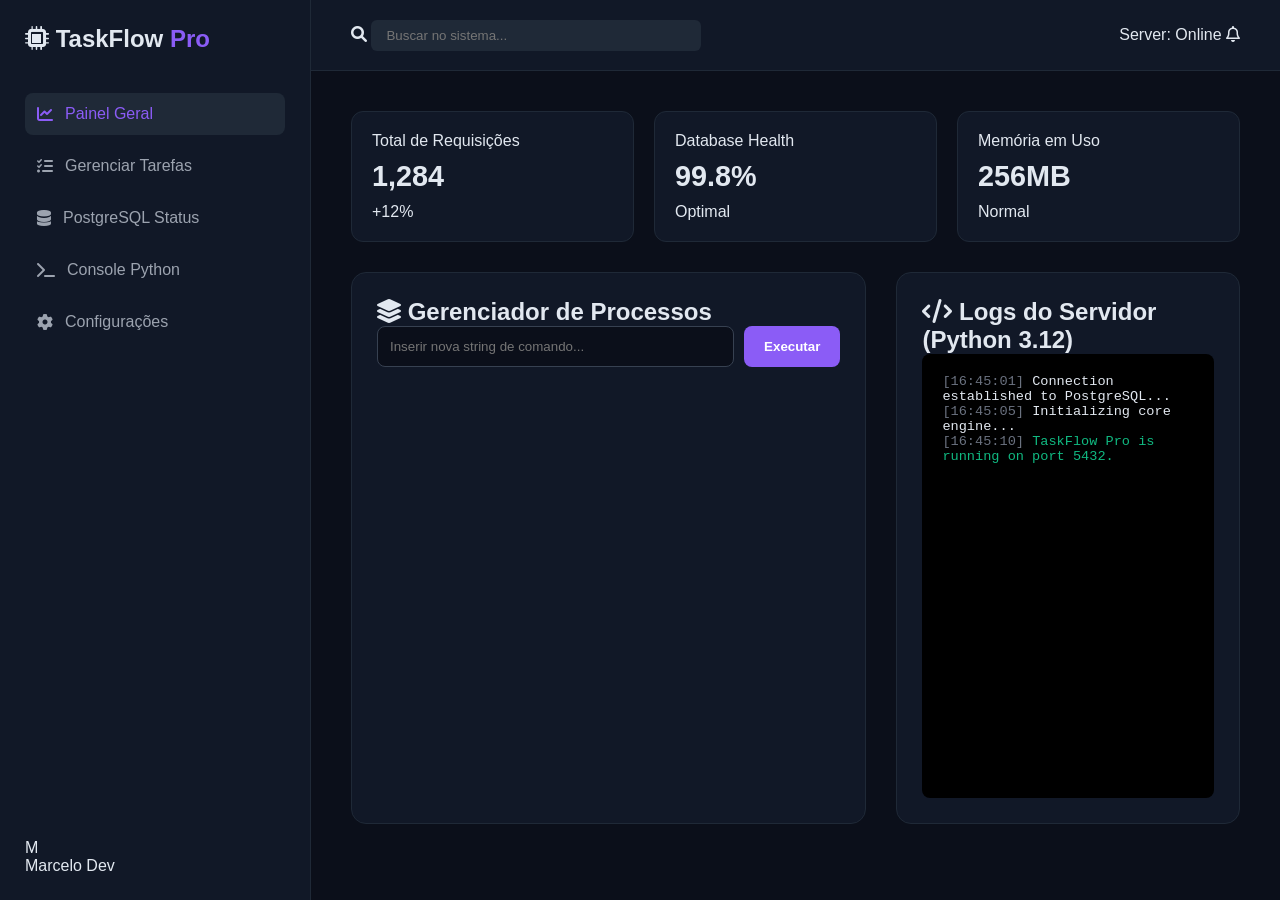
<file: PROJETOS1/taskflow/index.html>
<!DOCTYPE html>
<html lang="pt-br">
<head>
    <meta charset="UTF-8">
    <meta name="viewport" content="width=device-width, initial-scale=1.0">
    <title>TaskFlow Pro | Enterprise Dashboard</title>
    <link rel="stylesheet" href="style.css">
    <link href="https://unpkg.com/aos@2.3.1/dist/aos.css" rel="stylesheet">
    <link rel="stylesheet" href="https://cdnjs.cloudflare.com/ajax/libs/font-awesome/6.0.0/css/all.min.css">
</head>
<body class="dashboard-body">

    <aside class="sidebar">
        
        <div class="sidebar-logo">
            <i class="fas fa-microchip"></i> TaskFlow <span>Pro</span>
        </div>
        <nav class="sidebar-nav">
            <a href="#dashboard" class="active"><i class="fas fa-chart-line"></i> Painel Geral</a>
            <a href="#tasks"><i class="fas fa-tasks"></i> Gerenciar Tarefas</a>
            <a href="#database"><i class="fas fa-database"></i> PostgreSQL Status</a>
            <a href="#terminal"><i class="fas fa-terminal"></i> Console Python</a>
            <a href="#config"><i class="fas fa-cog"></i> Configurações</a>
        </nav>
        <div class="user-profile">
            <div class="avatar">M</div>
            <span>Marcelo Dev</span>
        </div>
    </aside>

    <main class="main-content">
        
        <section id="config" class="content-padding" style="display: none;">
    <div class="app-card" style="height: auto;">
        <div class="card-header">
            <h2><i class="fas fa-user-cog"></i> Configurações do Sistema</h2>
        </div>
        
        <div class="settings-form">
            <div class="setting-group">
                <label>Nome do Desenvolvedor</label>
                <input type="text" id="userNameInput" placeholder="Ex: Marcelo Dev">
            </div>

            <div class="setting-group">
                <label>Cor de Destaque (Accent Color)</label>
                <select id="themeColorInput">
                    <option value="#8b5cf6">Roxo (Default)</option>
                    <option value="#10b981">Verde Esmeralda</option>
                    <option value="#3b82f6">Azul Oceano</option>
                    <option value="#f59e0b">Laranja Admin</option>
                </select>
            </div>

            <div class="setting-group">
                <label>Segurança de Dados</label>
                <button id="resetDB" class="btn-danger">
                    <i class="fas fa-trash-alt"></i> Resetar Banco de Dados (SQL)
                </button>
                <p class="warning-text">Isso apagará permanentemente todos os registros do PostgreSQL simulado.</p>
            </div>

            <button id="saveSettings" class="btn-save">Salvar Alterações</button>
        </div>
    </div>
</section>

        <header class="dash-header">
            <div class="search-bar">
                <i class="fas fa-search"></i>
                <input type="text" placeholder="Buscar no sistema...">
            </div>
            <div class="header-actions">
                <span class="status-badge">Server: Online</span>
                <i class="far fa-bell"></i>
            </div>
        </header>

        <section id="dashboard" class="content-padding">
            <div class="top-stats">
                <div class="stat-card">
                    <p>Total de Requisições</p>
                    <h3>1,284</h3>
                    <span class="trend up">+12%</span>
                </div>
                <div class="stat-card">
                    <p>Database Health</p>
                    <h3>99.8%</h3>
                    <span class="trend">Optimal</span>
                </div>
                <div class="stat-card">
                    <p>Memória em Uso</p>
                    <h3>256MB</h3>
                    <span class="trend">Normal</span>
                </div>
            </div>

            <div class="system-grid">
                <div class="app-card" id="tasks">
                    <div class="card-header">
                        <h2><i class="fas fa-layer-group"></i> Gerenciador de Processos</h2>
                    </div>
                    <div class="input-area">
                        <input type="text" id="taskInput" placeholder="Inserir nova string de comando...">
                        <button id="addBtn">Executar</button>
                    </div>
                    <div id="taskList" class="task-container">
                        </div>
                </div>

                <div class="app-card" id="terminal">
                    <div class="card-header">
                        <h2><i class="fas fa-code"></i> Logs do Servidor (Python 3.12)</h2>
                    </div>
                    <div class="terminal-view">
                        <p class="log-line"><span>[16:45:01]</span> Connection established to PostgreSQL...</p>
                        <p class="log-line"><span>[16:45:05]</span> Initializing core engine...</p>
                        <p class="log-line green"><span>[16:45:10]</span> TaskFlow Pro is running on port 5432.</p>
                        <p id="dynamicLog" class="log-line"></p>
                    </div>
                </div>
            </div>
        </section>
    </main>

    <script src="script.js"></script>
</body>
</html>
</file>
<file: PROJETOS1/taskflow/style.css>
* { margin: 0; padding: 0; box-box: border-box; }
body { font-family: 'Inter', sans-serif; background: #0b0f1a; color: #e2e8f0; }

.dashboard-body { display: flex; height: 100vh; overflow: hidden; }

/* SIDEBAR ROBUSTA */
.sidebar {
    width: 260px;
    background: #111827;
    border-right: 1px solid #1f2937;
    display: flex;
    flex-direction: column;
    padding: 25px;
}

.sidebar-logo { font-size: 1.5rem; font-weight: bold; margin-bottom: 40px; }
.sidebar-logo span { color: #8b5cf6; }

.sidebar-nav { display: flex; flex-direction: column; gap: 10px; flex: 1; }
.sidebar-nav a { 
    color: #9ca3af; text-decoration: none; padding: 12px; border-radius: 8px;
    display: flex; align-items: center; gap: 12px; transition: 0.3s;
}
.sidebar-nav a:hover, .sidebar-nav a.active { background: #1f2937; color: var(--primary); }

/* ÁREA PRINCIPAL */
.main-content { flex: 1; overflow-y: auto; background: #0b0f1a; }

.dash-header { 
    height: 70px; background: #111827; display: flex; 
    justify-content: space-between; align-items: center; 
    padding: 0 40px; border-bottom: 1px solid #1f2937;
}

.search-bar input {
    background: #1f2937; border: none; padding: 8px 15px; border-radius: 6px; color: white; width: 300px;
}

/* GRID DO SISTEMA */
.content-padding { padding: 40px; }

.top-stats { display: grid; grid-template-columns: repeat(3, 1fr); gap: 20px; margin-bottom: 30px; }
.stat-card { background: #111827; padding: 20px; border-radius: 12px; border: 1px solid #1f2937; }
.stat-card h3 { font-size: 1.8rem; margin: 10px 0; }

.system-grid { display: grid; grid-template-columns: 1.5fr 1fr; gap: 30px; }
.app-card { background: #111827; border-radius: 15px; border: 1px solid #1f2937; padding: 25px; height: 500px; display: flex; flex-direction: column; }

/* TERMINAL STYLE */
.terminal-view { 
    background: #000; padding: 20px; border-radius: 8px; flex: 1; 
    font-family: 'Courier New', monospace; font-size: 0.85rem; overflow-y: auto;
}
.log-line span { color: #6b7280; }
.log-line.green { color: #10b981; }

/* INPUTS MAIORES */
.input-area { display: flex; gap: 10px; margin-bottom: 20px; }
.input-area input { flex: 1; background: #0b0f1a; border: 1px solid #374151; padding: 12px; border-radius: 8px; color: white; }
#addBtn { background: #8b5cf6; border: none; padding: 0 20px; border-radius: 8px; color: white; font-weight: bold; cursor: pointer; }

/* TASK LIST */
.task-item { background: #1f2937; padding: 15px; border-radius: 8px; margin-bottom: 10px; display: flex; justify-content: space-between; }

/* Estilos das Configurações */
.settings-form { display: flex; flex-direction: column; gap: 25px; margin-top: 20px; }
.setting-group { display: flex; flex-direction: column; gap: 8px; }
.setting-group label { color: #9ca3af; font-size: 0.9rem; font-weight: 500; }
.setting-group input, .setting-group select {
    background: #0b0f1a; border: 1px solid #374151; padding: 12px; border-radius: 8px; color: white;
}

.btn-save { background: var(--primary); color: white; border: none; padding: 15px; border-radius: 8px; font-weight: bold; cursor: pointer; margin-top: 10px; }
.btn-danger { background: #ef4444; color: white; border: none; padding: 10px; border-radius: 6px; cursor: pointer; width: fit-content; }
.warning-text { font-size: 0.8rem; color: #6b7280; margin-top: 5px; }

/* Transição de Seções */
.content-padding { animation: fadeIn 0.3s ease; }
@keyframes fadeIn { from { opacity: 0; transform: translateY(10px); } to { opacity: 1; transform: translateY(0); } }
</file>
